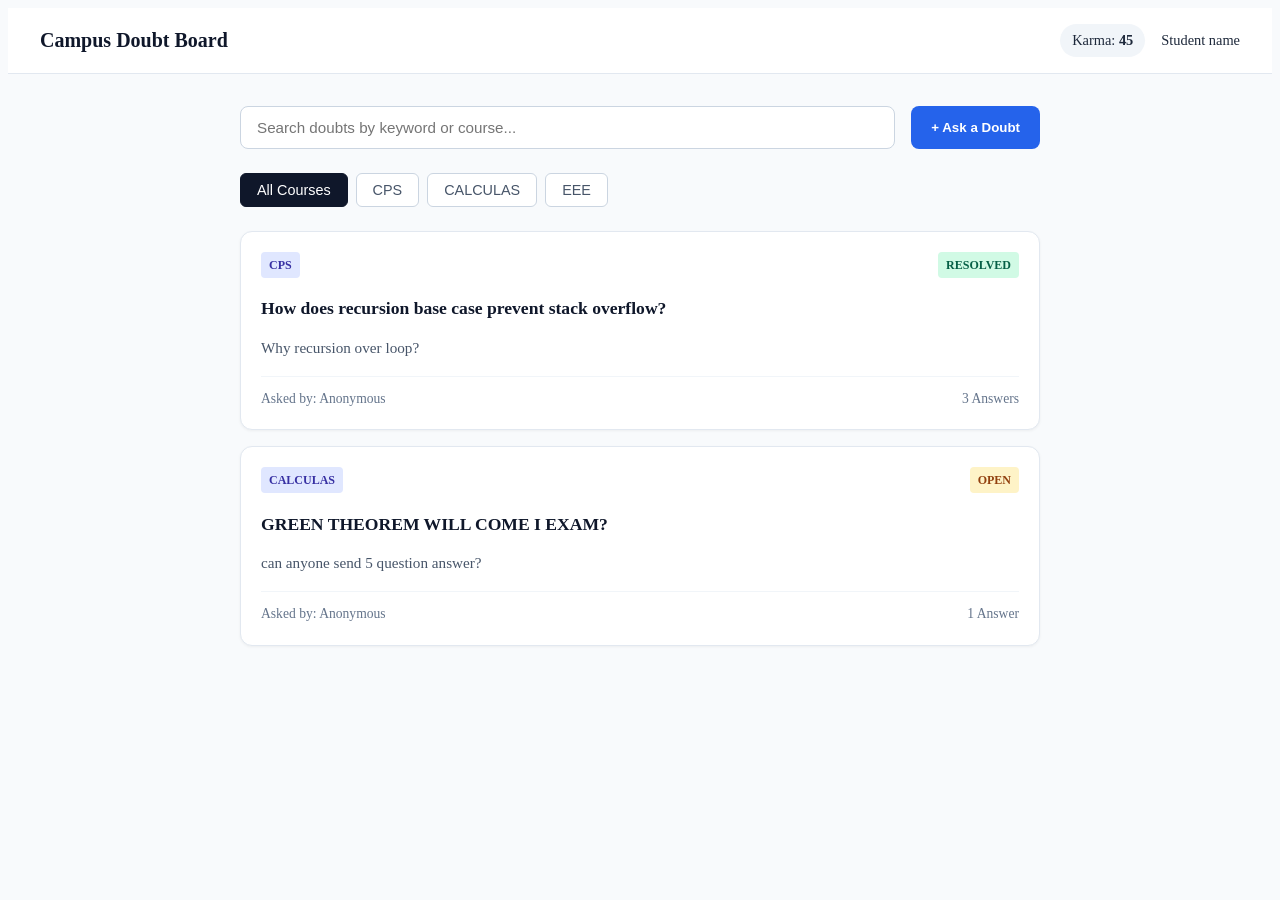
<file: index.html>
<!DOCTYPE html>
<html lang="en">
    <head>
        
        <link rel="stylesheet" href="style.css">

    </head>
    
    <body>
        
        <header class="navbar">
        
            <div class="logo">Campus Doubt Board</div>
            <div class="user-info">
        
                <span class="karma-badge">Karma: <strong>45</strong></span>
                <span class="user-name">Student name</span>
            
            </div>
        
        </header>

        <main class="container">
            
            <section class="actions-bar">
            
                <input type="text" id="searchInput" placeholder="Search doubts by keyword or course..." />
                <button id="askBtn" class="btn-primary">+ Ask a Doubt</button>
            
            </section>

            <section class="filter-tabs">

                <button class="tab active" data-filter="all">All Courses</button>
                <button class="tab" data-filter="CPS">CPS</button>
                <button class="tab" data-filter="CALCULAS">CALCULAS</button>
                <button class="tab" data-filter="EEE">EEE</button>
            
            </section>

            <div class="doubts-list">
                <article class="doubt-card resolved">
                    <div class="card-header">
                        <span class="badge course">CPS</span>
                        <span class="badge status resolved">Resolved </span>
                    </div>
                    <h3>How does recursion base case prevent stack overflow?</h3>
                    <p class="card-snippet">Why recursion over loop?</p>
                    <div class="card-footer">
                        <span class="author">Asked by: Anonymous</span>
                        <span class="answers-count"> 3 Answers</span>
                    </div>
                </article>

                <article class="doubt-card">
                    <div class="card-header">
                        <span class="badge course">CALCULAS</span>
                        <span class="badge status open">Open</span>
                    </div>

                    <h3>GREEN THEOREM WILL COME I EXAM?</h3>

                    <p class="card-snippet">can anyone send 5 question answer?</p>
                    
                    <div class="card-footer">

                        <span class="author">Asked by: Anonymous</span>
                        <span class="answers-count">1 Answer</span>

                    </div>

                </article>

            </div>

        </main>

    </body>

</html>
</file>
<file: style.css>
body {
    background-color: #f8fafc;
    color: #1e293b;
    line-height: 1.5;
}

.navbar {
    background-color: #ffffff;
    border-bottom: 1px solid #e2e8f0;
    padding: 1rem 2rem;
    display: flex;
    justify-content: space-between;
    align-items: center;
}

.logo {
    font-size: 1.25rem;
    font-weight: 700;
    color: #0f172a;
}

.user-info {
    display: flex;
    align-items: center;
    gap: 1rem;
    font-size: 0.9rem;
}

.karma-badge {
    background: #f1f5f9;
    padding: 0.35rem 0.75rem;
    border-radius: 9999px;
    font-weight: 500;
}

.container {
    max-width: 800px;
    margin: 2rem auto;
    padding: 0 1rem;
}

.actions-bar {
    display: flex;
    gap: 1rem;
    margin-bottom: 1.5rem;
}

.actions-bar input {
    flex: 1;
    padding: 0.75rem 1rem;
    border: 1px solid #cbd5e1;
    border-radius: 0.5rem;
    font-size: 0.95rem;
    outline: none;
    transition: border-color 0.2s;
    background: #ffffff;
}

.actions-bar input:focus {
    border-color: #3b82f6;
}

.btn-primary {
    background-color: #2563eb;
    color: white;
    border: none;
    padding: 0.75rem 1.25rem;
    border-radius: 0.5rem;
    font-weight: 600;
    cursor: pointer;
    transition: background-color 0.2s;
}

.btn-primary:hover {
    background-color: #1d4ed8;
}

.filter-tabs {
    display: flex;
    gap: 0.5rem;
    margin-bottom: 1.5rem;
}

.tab {
    background: white;
    border: 1px solid #cbd5e1;
    padding: 0.5rem 1rem;
    border-radius: 0.375rem;
    cursor: pointer;
    font-size: 0.9rem;
    font-weight: 500;
    color: #475569;
    transition: all 0.2s;
}

.tab:hover {
    background: #f1f5f9;
}

.tab.active {
    background: #0f172a;
    color: white;
    border-color: #0f172a;
}

.doubts-list {
    display: flex;
    flex-direction: column;
    gap: 1rem;
}

.doubt-card {
    background: white;
    border: 1px solid #e2e8f0;
    border-radius: 0.75rem;
    padding: 1.25rem;
    box-shadow: 0 1px 3px rgba(0, 0, 0, 0.05);
    transition: transform 0.15s, box-shadow 0.15s;
}

.doubt-card:hover {
    box-shadow: 0 4px 6px -1px rgba(0, 0, 0, 0.05);
}

.card-header {
    display: flex;
    justify-content: space-between;
    align-items: center;
    margin-bottom: 0.75rem;
}

.badge {
    font-size: 0.75rem;
    font-weight: 600;
    padding: 0.25rem 0.5rem;
    border-radius: 0.25rem;
    text-transform: uppercase;
}

.badge.course {
    background-color: #e0e7ff;
    color: #3730a3;
}

.badge.status.open {
    background-color: #fef3c7;
    color: #92400e;
}

.badge.status.resolved {
    background-color: #d1fae5;
    color: #065f46;
}

.doubt-card h3 {
    font-size: 1.1rem;
    color: #0f172a;
    margin-bottom: 0.5rem;
}

.card-snippet {
    font-size: 0.95rem;
    color: #475569;
    margin-bottom: 1rem;
}

.card-footer {
    display: flex;
    justify-content: space-between;
    align-items: center;
    font-size: 0.85rem;
    color: #64748b;
    border-top: 1px solid #f1f5f9;
    padding-top: 0.75rem;
}
</file>
